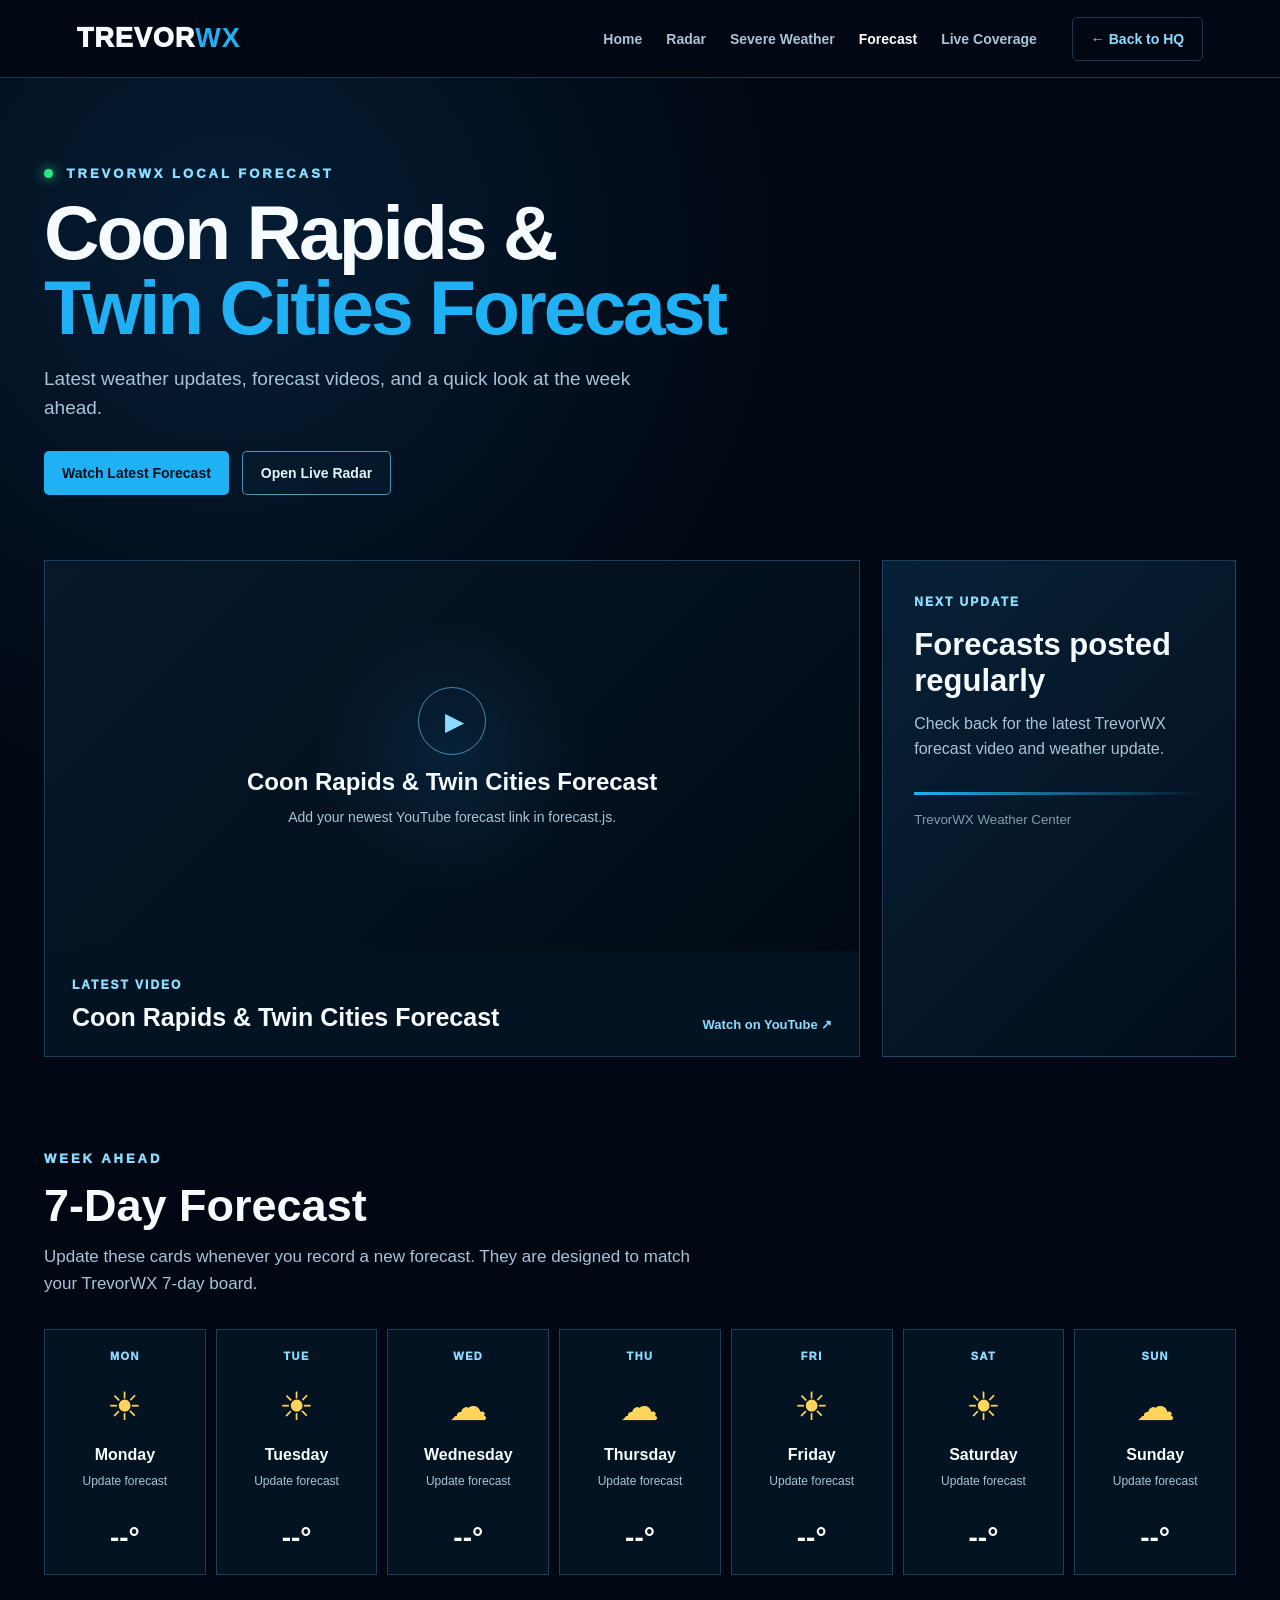
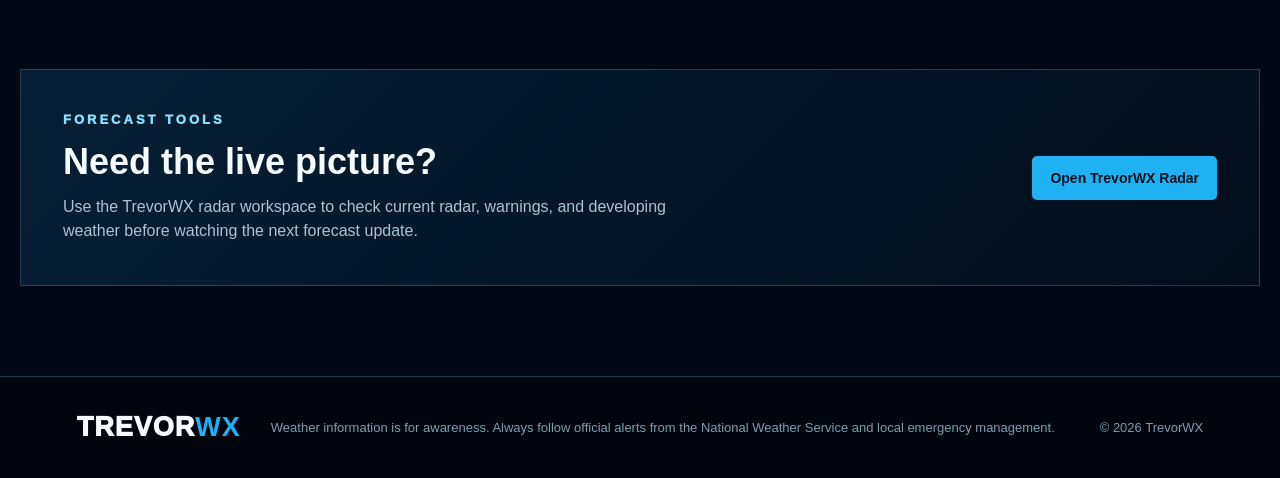
<file: forecast.html>
<!doctype html>
<html lang="en">
<head>
  <meta charset="UTF-8">
  <meta name="viewport" content="width=device-width, initial-scale=1.0">
  <title>TrevorWX | Forecast</title>
  <link rel="stylesheet" href="forecast.css">
</head>
<body>
  <header class="topbar">
    <a class="logo" href="index.html"><span>TREVOR</span><b>WX</b></a>
    <nav>
      <a href="index.html">Home</a>
      <a href="radar.html">Radar</a>
      <a href="index.html#severe">Severe Weather</a>
      <a class="active" href="forecast.html">Forecast</a>
      <a href="live.html">Live Coverage</a>
    </nav>
    <a class="home-button" href="index.html">← Back to HQ</a>
  </header>

  <main>
    <section class="hero">
      <p class="eyebrow"><span class="status-dot"></span> TREVORWX LOCAL FORECAST</p>
      <h1>Coon Rapids &<br><span>Twin Cities Forecast</span></h1>
      <p>Latest weather updates, forecast videos, and a quick look at the week ahead.</p>
      <div class="hero-buttons">
        <a class="button primary" href="#" id="latestVideoButton">Watch Latest Forecast</a>
        <a class="button secondary" href="radar.html">Open Live Radar</a>
      </div>
    </section>

    <section class="latest-grid">
      <div class="video-card">
        <div class="video-placeholder">
          <div class="play-icon">▶</div>
          <strong id="videoTitle">Latest TrevorWX Forecast</strong>
          <span id="videoText">Add your newest YouTube forecast link in forecast.js.</span>
        </div>
        <div class="video-footer">
          <div>
            <span class="panel-label">LATEST VIDEO</span>
            <h2 id="latestTitle">Coon Rapids & Twin Cities Forecast</h2>
          </div>
          <a href="#" id="videoTextLink">Watch on YouTube ↗</a>
        </div>
      </div>

      <aside class="update-card">
        <span class="panel-label">NEXT UPDATE</span>
        <h2 id="nextUpdate">Forecasts posted regularly</h2>
        <p id="forecastHeadline">Check back for the latest TrevorWX forecast video and weather update.</p>
        <div class="line"></div>
        <small id="forecastUpdated">TrevorWX Weather Center</small>
      </aside>
    </section>

    <section class="week-section">
      <div class="section-heading">
        <p class="eyebrow">WEEK AHEAD</p>
        <h2>7-Day Forecast</h2>
        <p>Update these cards whenever you record a new forecast. They are designed to match your TrevorWX 7-day board.</p>
      </div>

      <div class="forecast-grid" id="forecastGrid">
        <article><span>MON</span><div class="weather-icon">☀</div><strong>Monday</strong><p>Update forecast</p><b>--°</b></article>
        <article><span>TUE</span><div class="weather-icon">☀</div><strong>Tuesday</strong><p>Update forecast</p><b>--°</b></article>
        <article><span>WED</span><div class="weather-icon">☁</div><strong>Wednesday</strong><p>Update forecast</p><b>--°</b></article>
        <article><span>THU</span><div class="weather-icon">☁</div><strong>Thursday</strong><p>Update forecast</p><b>--°</b></article>
        <article><span>FRI</span><div class="weather-icon">☀</div><strong>Friday</strong><p>Update forecast</p><b>--°</b></article>
        <article><span>SAT</span><div class="weather-icon">☀</div><strong>Saturday</strong><p>Update forecast</p><b>--°</b></article>
        <article><span>SUN</span><div class="weather-icon">☁</div><strong>Sunday</strong><p>Update forecast</p><b>--°</b></article>
      </div>
    </section>

    <section class="forecast-tools">
      <div>
        <p class="eyebrow">FORECAST TOOLS</p>
        <h2>Need the live picture?</h2>
        <p>Use the TrevorWX radar workspace to check current radar, warnings, and developing weather before watching the next forecast update.</p>
      </div>
      <a class="button primary" href="radar.html">Open TrevorWX Radar</a>
    </section>
  </main>

  <footer>
    <div class="logo"><span>TREVOR</span><b>WX</b></div>
    <p>Weather information is for awareness. Always follow official alerts from the National Weather Service and local emergency management.</p>
    <span>© <span id="year"></span> TrevorWX</span>
  </footer>

  <script src="forecast.js"></script>
</body>
</html>
</file>
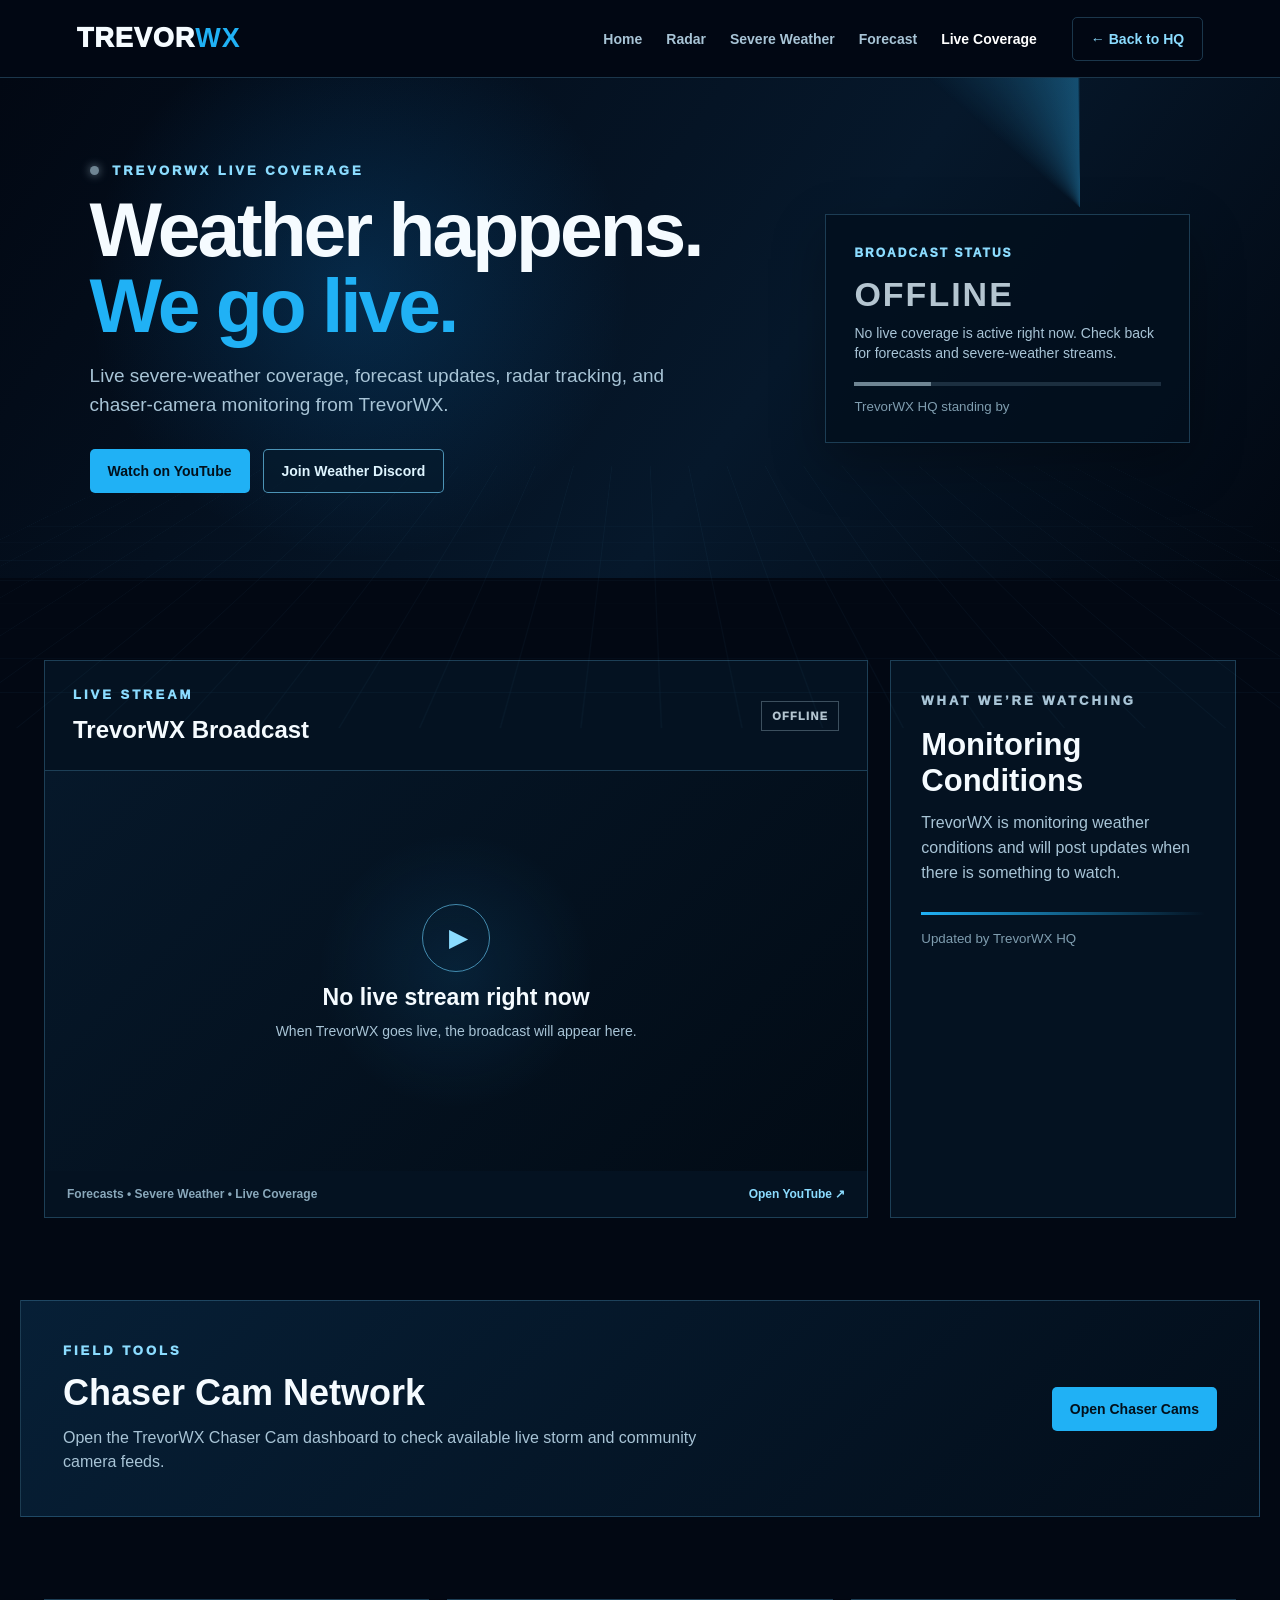
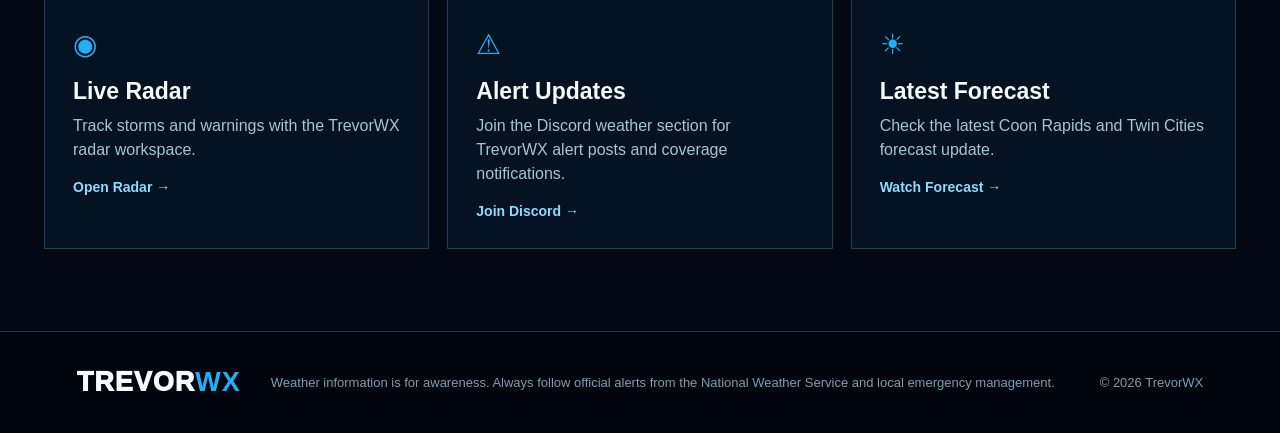
<file: live.html>
<!doctype html>
<html lang="en">
<head>
  <meta charset="UTF-8">
  <meta name="viewport" content="width=device-width, initial-scale=1.0">
  <title>TrevorWX | Live Coverage</title>
  <link rel="stylesheet" href="live.css">
</head>
<body>
  <header class="topbar">
    <a class="logo" href="index.html"><span>TREVOR</span><b>WX</b></a>

    <nav>
      <a href="index.html">Home</a>
      <a href="radar.html">Radar</a>
      <a href="index.html#severe">Severe Weather</a>
      <a href="index.html#forecast">Forecast</a>
      <a class="active" href="live.html">Live Coverage</a>
    </nav>

    <a class="home-button" href="index.html">← Back to HQ</a>
  </header>

  <main>
    <section class="hero">
      <div class="grid"></div>
      <div class="sweep"></div>

      <div class="hero-copy">
        <p class="eyebrow"><span class="live-dot"></span> TREVORWX LIVE COVERAGE</p>
        <h1>Weather happens.<br><span>We go live.</span></h1>
        <p>Live severe-weather coverage, forecast updates, radar tracking, and chaser-camera monitoring from TrevorWX.</p>

        <div class="hero-buttons">
          <a class="button primary" href="#" id="watchButton">Watch on YouTube</a>
          <a class="button secondary" href="#" id="discordButton">Join Weather Discord</a>
        </div>
      </div>

      <div class="live-status-card">
        <span class="panel-label">BROADCAST STATUS</span>
        <strong id="liveStatus">OFFLINE</strong>
        <p id="liveMessage">No live coverage is active right now. Check back for forecasts and severe-weather streams.</p>
        <div class="status-bar"><span id="statusBar"></span></div>
        <small id="statusTime">TrevorWX HQ standing by</small>
      </div>
    </section>

    <section class="coverage-grid">
      <section class="stream-panel">
        <div class="section-top">
          <div>
            <p class="eyebrow">LIVE STREAM</p>
            <h2>TrevorWX Broadcast</h2>
          </div>
          <span class="stream-badge" id="streamBadge">OFFLINE</span>
        </div>

        <div class="video-placeholder" id="videoArea">
          <div class="play-icon">▶</div>
          <strong id="videoTitle">No live stream right now</strong>
          <span id="videoText">When TrevorWX goes live, the broadcast will appear here.</span>
        </div>

        <div class="stream-footer">
          <span>Forecasts • Severe Weather • Live Coverage</span>
          <a href="#" id="youtubeTextLink">Open YouTube ↗</a>
        </div>
      </section>

      <aside class="watching-panel">
        <p class="eyebrow">WHAT WE’RE WATCHING</p>
        <h2 id="watchingTitle">Monitoring Conditions</h2>
        <p id="watchingText">TrevorWX is monitoring weather conditions and will post updates when there is something to watch.</p>
        <div class="watching-line"></div>
        <small id="watchingUpdated">Updated by TrevorWX HQ</small>
      </aside>
    </section>

    <section class="tools-section">
      <div>
        <p class="eyebrow">FIELD TOOLS</p>
        <h2>Chaser Cam Network</h2>
        <p>Open the TrevorWX Chaser Cam dashboard to check available live storm and community camera feeds.</p>
      </div>
      <a class="button primary" href="#" id="chaserButton">Open Chaser Cams</a>
    </section>

    <section class="info-grid">
      <article>
        <span class="info-icon">◉</span>
        <h3>Live Radar</h3>
        <p>Track storms and warnings with the TrevorWX radar workspace.</p>
        <a href="radar.html">Open Radar →</a>
      </article>

      <article>
        <span class="info-icon">⚠</span>
        <h3>Alert Updates</h3>
        <p>Join the Discord weather section for TrevorWX alert posts and coverage notifications.</p>
        <a href="#" id="discordTextLink">Join Discord →</a>
      </article>

      <article>
        <span class="info-icon">☀</span>
        <h3>Latest Forecast</h3>
        <p>Check the latest Coon Rapids and Twin Cities forecast update.</p>
        <a href="#" id="forecastButton">Watch Forecast →</a>
      </article>
    </section>
  </main>

  <footer>
    <div class="logo"><span>TREVOR</span><b>WX</b></div>
    <p>Weather information is for awareness. Always follow official alerts from the National Weather Service and local emergency management.</p>
    <span>© <span id="year"></span> TrevorWX</span>
  </footer>

  <script src="live.js"></script>
</body>
</html>
</file>
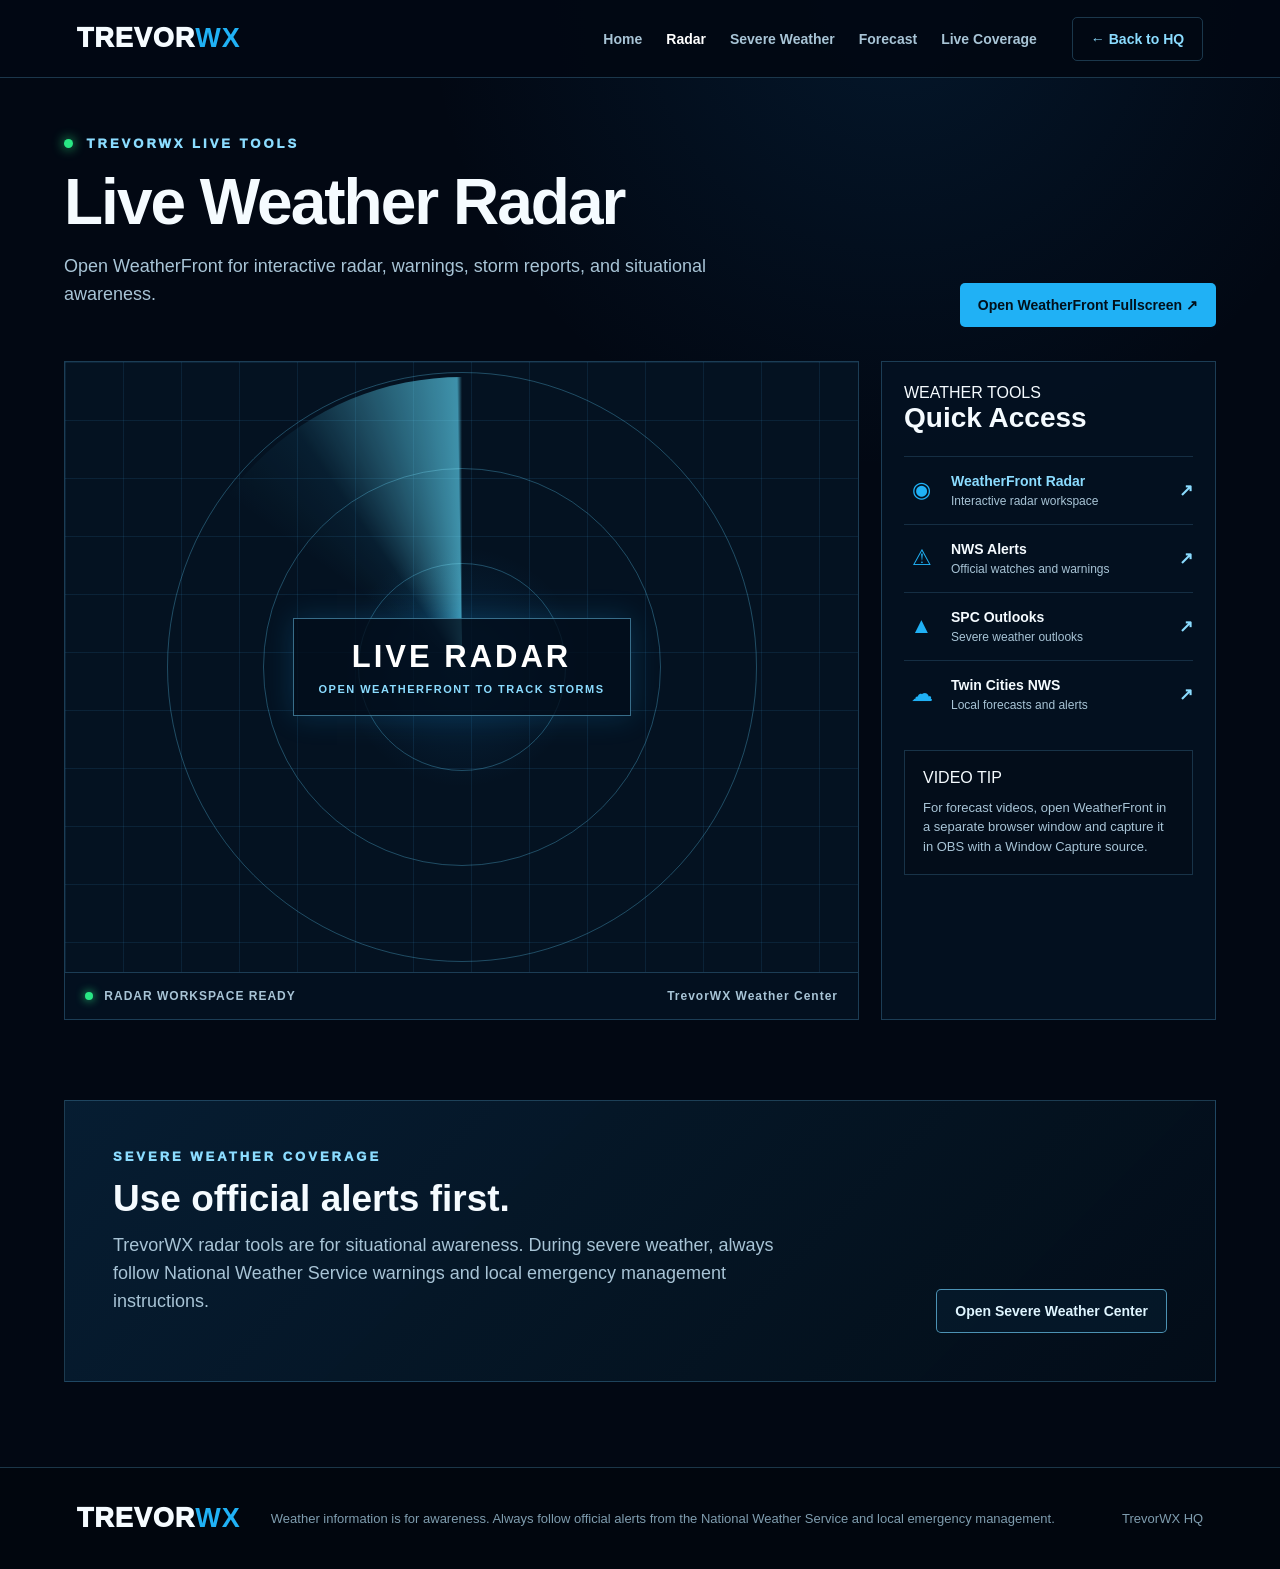
<file: radar.html>
<!doctype html>
<html lang="en">
<head>
  <meta charset="UTF-8">
  <meta name="viewport" content="width=device-width, initial-scale=1.0">
  <title>TrevorWX | Live Radar</title>
  <link rel="stylesheet" href="radar.css">
</head>
<body>
  <header class="topbar">
    <a class="logo" href="index.html"><span>TREVOR</span><b>WX</b></a>

    <nav>
      <a href="index.html">Home</a>
      <a class="active" href="radar.html">Radar</a>
      <a href="index.html#severe">Severe Weather</a>
      <a href="index.html#forecast">Forecast</a>
      <a href="index.html#live">Live Coverage</a>
    </nav>

    <a class="home-button" href="index.html">← Back to HQ</a>
  </header>

  <main>
    <section class="radar-header">
      <div>
        <p class="eyebrow"><span class="status-dot"></span> TREVORWX LIVE TOOLS</p>
        <h1>Live Weather Radar</h1>
        <p>Open WeatherFront for interactive radar, warnings, storm reports, and situational awareness.</p>
      </div>

      <a class="button primary" href="https://app.weatherfront.com/" target="_blank" rel="noopener">
        Open WeatherFront Fullscreen ↗
      </a>
    </section>

    <section class="radar-workspace">
      <div class="radar-main">
        <div class="radar-placeholder">
          <div class="rings"></div>
          <div class="sweep"></div>
          <div class="center-label">
            <strong>LIVE RADAR</strong>
            <span>OPEN WEATHERFRONT TO TRACK STORMS</span>
          </div>
        </div>

        <div class="workspace-footer">
          <span><i></i> RADAR WORKSPACE READY</span>
          <span>TrevorWX Weather Center</span>
        </div>
      </div>

      <aside class="tool-panel">
        <div class="tool-heading">
          <span class="panel-label">WEATHER TOOLS</span>
          <h2>Quick Access</h2>
        </div>

        <a class="tool-link primary-tool" href="https://app.weatherfront.com/" target="_blank" rel="noopener">
          <span class="tool-icon">◉</span>
          <div>
            <strong>WeatherFront Radar</strong>
            <small>Interactive radar workspace</small>
          </div>
          <b>↗</b>
        </a>

        <a class="tool-link" href="https://www.weather.gov/" target="_blank" rel="noopener">
          <span class="tool-icon">⚠</span>
          <div>
            <strong>NWS Alerts</strong>
            <small>Official watches and warnings</small>
          </div>
          <b>↗</b>
        </a>

        <a class="tool-link" href="https://www.spc.noaa.gov/" target="_blank" rel="noopener">
          <span class="tool-icon">▲</span>
          <div>
            <strong>SPC Outlooks</strong>
            <small>Severe weather outlooks</small>
          </div>
          <b>↗</b>
        </a>

        <a class="tool-link" href="https://www.weather.gov/mpx/" target="_blank" rel="noopener">
          <span class="tool-icon">☁</span>
          <div>
            <strong>Twin Cities NWS</strong>
            <small>Local forecasts and alerts</small>
          </div>
          <b>↗</b>
        </a>

        <div class="recording-note">
          <span class="panel-label">VIDEO TIP</span>
          <p>For forecast videos, open WeatherFront in a separate browser window and capture it in OBS with a Window Capture source.</p>
        </div>
      </aside>
    </section>

    <section class="bottom-section">
      <div>
        <p class="eyebrow">SEVERE WEATHER COVERAGE</p>
        <h2>Use official alerts first.</h2>
        <p>TrevorWX radar tools are for situational awareness. During severe weather, always follow National Weather Service warnings and local emergency management instructions.</p>
      </div>

      <a class="button secondary" href="index.html#severe">Open Severe Weather Center</a>
    </section>
  </main>

  <footer>
    <div class="logo"><span>TREVOR</span><b>WX</b></div>
    <p>Weather information is for awareness. Always follow official alerts from the National Weather Service and local emergency management.</p>
    <span>TrevorWX HQ</span>
  </footer>
</body>
</html>
</file>
<file: forecast.css>
:root {
  --bg: #020813;
  --blue: #20b1f5;
  --light-blue: #8bdcff;
  --text: #f5fbff;
  --muted: #a8c4d6;
  --line: rgba(110, 204, 255, .24);
}

* { box-sizing: border-box; }

body {
  margin: 0;
  color: var(--text);
  background:
    radial-gradient(circle at 18% 12%, rgba(19, 124, 205, .18), transparent 26%),
    var(--bg);
  font-family: Arial, Helvetica, sans-serif;
}

a { color: inherit; text-decoration: none; }

.topbar {
  min-height: 78px;
  display: flex;
  align-items: center;
  gap: 35px;
  padding: 0 6%;
  border-bottom: 1px solid var(--line);
  background: rgba(2, 8, 19, .96);
}

.logo {
  font-size: 27px;
  font-weight: 1000;
  letter-spacing: 1px;
  white-space: nowrap;
}

.logo b { color: var(--blue); }

nav {
  display: flex;
  gap: 24px;
  margin-left: auto;
}

nav a {
  color: var(--muted);
  font-size: 14px;
  font-weight: 800;
}

nav a:hover,
nav a.active { color: #fff; }

.home-button,
.button {
  display: inline-flex;
  align-items: center;
  justify-content: center;
  min-height: 44px;
  padding: 0 18px;
  border-radius: 5px;
  font-size: 14px;
  font-weight: 900;
}

.home-button {
  border: 1px solid var(--line);
  color: var(--light-blue);
}

.button.primary {
  background: var(--blue);
  color: #02101b;
}

.button.secondary {
  border: 1px solid rgba(116, 213, 255, .65);
  background: rgba(6, 28, 46, .7);
  color: #dff5ff;
}

.hero,
.latest-grid,
.week-section,
.forecast-tools {
  max-width: 1240px;
  margin-left: auto;
  margin-right: auto;
}

.hero {
  padding: 88px 24px 65px;
}

.eyebrow {
  margin: 0 0 14px;
  color: var(--light-blue);
  font-size: 13px;
  font-weight: 1000;
  letter-spacing: 3px;
}

.status-dot {
  display: inline-block;
  width: 9px;
  height: 9px;
  margin-right: 7px;
  border-radius: 50%;
  background: #29e784;
  box-shadow: 0 0 12px #29e784;
}

h1, h2, h3, p { margin-top: 0; }

h1 {
  margin-bottom: 18px;
  font-size: clamp(48px, 6vw, 78px);
  line-height: .98;
  letter-spacing: -3px;
}

h1 span { color: var(--blue); }

.hero > p:not(.eyebrow) {
  max-width: 620px;
  color: var(--muted);
  font-size: 19px;
  line-height: 1.55;
}

.hero-buttons {
  display: flex;
  flex-wrap: wrap;
  gap: 13px;
  margin-top: 29px;
}

.latest-grid {
  display: grid;
  grid-template-columns: minmax(0, 1.5fr) minmax(280px, .65fr);
  gap: 22px;
  padding: 0 24px;
}

.video-card,
.update-card,
.forecast-grid article,
.forecast-tools {
  border: 1px solid var(--line);
  background: rgba(5, 20, 36, .9);
}

.video-placeholder {
  min-height: 390px;
  display: grid;
  place-content: center;
  justify-items: center;
  gap: 13px;
  padding: 35px;
  text-align: center;
  background:
    radial-gradient(circle at 50% 50%, rgba(22, 138, 214, .13), transparent 30%),
    linear-gradient(135deg, #06182a, #020b15);
}

.play-icon {
  display: grid;
  place-items: center;
  width: 68px;
  height: 68px;
  padding-left: 4px;
  border: 1px solid rgba(107, 210, 255, .6);
  border-radius: 50%;
  color: var(--light-blue);
  font-size: 25px;
}

.video-placeholder strong { font-size: 24px; }

.video-placeholder span {
  color: var(--muted);
  font-size: 14px;
}

.video-footer {
  display: flex;
  justify-content: space-between;
  gap: 20px;
  align-items: end;
  padding: 24px 27px;
}

.panel-label {
  color: var(--light-blue);
  font-size: 12px;
  font-weight: 1000;
  letter-spacing: 2px;
}

.video-footer h2 {
  margin: 10px 0 0;
  font-size: 25px;
}

.video-footer a {
  color: var(--light-blue);
  font-size: 13px;
  font-weight: 900;
  white-space: nowrap;
}

.update-card {
  padding: 31px;
  background: linear-gradient(135deg, rgba(8, 34, 57, .96), rgba(3, 14, 26, .96));
}

.update-card h2 {
  margin: 17px 0 13px;
  font-size: 31px;
}

.update-card p {
  color: var(--muted);
  line-height: 1.55;
}

.line {
  height: 3px;
  margin: 30px 0 15px;
  background: linear-gradient(90deg, var(--blue), transparent);
}

.update-card small { color: #7f9daf; }

.week-section {
  padding: 94px 24px;
}

.section-heading {
  max-width: 670px;
  margin-bottom: 32px;
}

.section-heading h2 {
  margin-bottom: 12px;
  font-size: 45px;
}

.section-heading > p:last-child {
  color: var(--muted);
  font-size: 17px;
  line-height: 1.55;
}

.forecast-grid {
  display: grid;
  grid-template-columns: repeat(7, 1fr);
  gap: 10px;
}

.forecast-grid article {
  min-height: 230px;
  display: flex;
  flex-direction: column;
  align-items: center;
  padding: 20px 12px;
  text-align: center;
}

.forecast-grid article > span {
  color: var(--light-blue);
  font-size: 11px;
  font-weight: 1000;
  letter-spacing: 1.4px;
}

.weather-icon {
  margin: 22px 0 17px;
  color: #ffd45c;
  font-size: 39px;
}

.forecast-grid strong { font-size: 16px; }

.forecast-grid p {
  min-height: 35px;
  margin: 9px 0 14px;
  color: var(--muted);
  font-size: 12px;
  line-height: 1.35;
}

.forecast-grid b {
  margin-top: auto;
  color: #fff;
  font-size: 28px;
}

.forecast-tools {
  display: flex;
  justify-content: space-between;
  gap: 35px;
  align-items: center;
  margin-bottom: 90px;
  padding: 42px;
  background: linear-gradient(135deg, rgba(7, 33, 56, .95), rgba(3, 14, 26, .95));
}

.forecast-tools h2 {
  margin: 12px 0;
  font-size: 36px;
}

.forecast-tools p:not(.eyebrow) {
  max-width: 650px;
  margin-bottom: 0;
  color: var(--muted);
  line-height: 1.5;
}

footer {
  display: grid;
  grid-template-columns: auto 1fr auto;
  gap: 30px;
  align-items: center;
  padding: 35px 6%;
  border-top: 1px solid var(--line);
  background: #01060e;
}

footer p {
  margin: 0;
  color: #7f9daf;
  font-size: 13px;
  line-height: 1.5;
}

footer > span {
  color: #7f9daf;
  font-size: 13px;
  white-space: nowrap;
}

@media (max-width: 1050px) {
  .forecast-grid { grid-template-columns: repeat(4, 1fr); }
}

@media (max-width: 850px) {
  nav { display: none; }
  .home-button { margin-left: auto; }
  .latest-grid { grid-template-columns: 1fr; }
  .forecast-tools { margin-left: 20px; margin-right: 20px; }
}

@media (max-width: 650px) {
  .topbar { min-height: 68px; padding: 0 20px; }
  .logo { font-size: 23px; }
  .hero { padding: 65px 20px 48px; }
  .latest-grid { padding: 0 20px; }
  .week-section { padding: 65px 20px; }
  .forecast-grid { grid-template-columns: repeat(2, 1fr); }
  .video-footer,
  .forecast-tools {
    align-items: start;
    flex-direction: column;
  }
  .forecast-tools { padding: 28px; margin-bottom: 60px; }
  footer { grid-template-columns: 1fr; gap: 15px; }
}
</file>
<file: live.css>
:root {
  --bg: #020813;
  --panel: #071728;
  --blue: #20b1f5;
  --light-blue: #8bdcff;
  --text: #f5fbff;
  --muted: #a8c4d6;
  --line: rgba(110, 204, 255, .24);
  --green: #29e784;
}

* { box-sizing: border-box; }

body {
  margin: 0;
  color: var(--text);
  background: var(--bg);
  font-family: Arial, Helvetica, sans-serif;
}

a { color: inherit; text-decoration: none; }

.topbar {
  min-height: 78px;
  display: flex;
  align-items: center;
  gap: 35px;
  padding: 0 6%;
  border-bottom: 1px solid var(--line);
  background: rgba(2, 8, 19, .96);
}

.logo {
  font-size: 27px;
  font-weight: 1000;
  letter-spacing: 1px;
  white-space: nowrap;
}

.logo b { color: var(--blue); }

nav {
  display: flex;
  gap: 24px;
  margin-left: auto;
}

nav a {
  color: var(--muted);
  font-size: 14px;
  font-weight: 800;
}

nav a:hover,
nav a.active { color: #fff; }

.home-button,
.button {
  display: inline-flex;
  align-items: center;
  justify-content: center;
  min-height: 44px;
  padding: 0 18px;
  border-radius: 5px;
  font-size: 14px;
  font-weight: 900;
}

.home-button {
  border: 1px solid var(--line);
  color: var(--light-blue);
}

.button.primary {
  background: var(--blue);
  color: #02101b;
}

.button.secondary {
  border: 1px solid rgba(116, 213, 255, .65);
  background: rgba(6, 28, 46, .7);
  color: #dff5ff;
}

main { overflow: hidden; }

.hero {
  position: relative;
  min-height: 500px;
  display: flex;
  align-items: center;
  justify-content: space-between;
  gap: 70px;
  padding: 85px max(7%, calc((100% - 1240px) / 2));
  background:
    radial-gradient(circle at 28% 42%, rgba(12, 124, 207, .24), transparent 28%),
    linear-gradient(125deg, #020813, #06182b 60%, #020812);
}

.grid {
  position: absolute;
  inset: -150px;
  opacity: .27;
  background-image:
    linear-gradient(rgba(73, 184, 246, .14) 1px, transparent 1px),
    linear-gradient(90deg, rgba(73, 184, 246, .14) 1px, transparent 1px);
  background-size: 62px 62px;
  transform: perspective(800px) rotateX(58deg) scale(1.3);
  transform-origin: center bottom;
}

.sweep {
  position: absolute;
  right: -160px;
  top: -230px;
  width: 720px;
  height: 720px;
  border-radius: 50%;
  background: conic-gradient(transparent 0 310deg, rgba(51, 189, 255, .34) 359deg, transparent 360deg);
  animation: sweep 7s linear infinite;
}

.hero-copy,
.live-status-card { position: relative; z-index: 1; }

.hero-copy { max-width: 680px; }

.eyebrow {
  margin: 0 0 14px;
  color: var(--light-blue);
  font-size: 13px;
  font-weight: 1000;
  letter-spacing: 3px;
}

.live-dot {
  display: inline-block;
  width: 9px;
  height: 9px;
  margin-right: 7px;
  border-radius: 50%;
  background: #6f8593;
  box-shadow: 0 0 10px #6f8593;
}

h1, h2, h3, p { margin-top: 0; }

h1 {
  margin-bottom: 18px;
  font-size: clamp(48px, 6vw, 78px);
  line-height: .98;
  letter-spacing: -3px;
}

h1 span { color: var(--blue); }

.hero-copy > p:not(.eyebrow) {
  max-width: 590px;
  color: var(--muted);
  font-size: 19px;
  line-height: 1.55;
}

.hero-buttons {
  display: flex;
  flex-wrap: wrap;
  gap: 13px;
  margin-top: 29px;
}

.live-status-card {
  width: min(365px, 100%);
  padding: 28px;
  border: 1px solid var(--line);
  background: rgba(3, 16, 30, .85);
  box-shadow: 0 20px 50px rgba(0, 0, 0, .28);
}

.panel-label {
  color: var(--light-blue);
  font-size: 12px;
  font-weight: 1000;
  letter-spacing: 2px;
}

.live-status-card strong {
  display: block;
  margin: 14px 0 9px;
  color: #b4c5d0;
  font-size: 34px;
  letter-spacing: 2px;
}

.live-status-card p {
  min-height: 45px;
  color: var(--muted);
  font-size: 14px;
  line-height: 1.45;
}

.status-bar {
  height: 4px;
  overflow: hidden;
  background: rgba(130, 173, 199, .2);
}

.status-bar span {
  display: block;
  width: 25%;
  height: 100%;
  background: #6f8593;
}

.live-status-card small {
  display: block;
  margin-top: 13px;
  color: #7f9daf;
}

.coverage-grid,
.tools-section,
.info-grid {
  max-width: 1240px;
  margin-left: auto;
  margin-right: auto;
}

.coverage-grid {
  display: grid;
  grid-template-columns: minmax(0, 1.55fr) minmax(280px, .65fr);
  gap: 22px;
  padding: 82px 24px 0;
}

.stream-panel,
.watching-panel,
.tools-section,
.info-grid article {
  border: 1px solid var(--line);
  background: rgba(5, 20, 36, .88);
}

.section-top {
  display: flex;
  justify-content: space-between;
  gap: 20px;
  align-items: center;
  padding: 26px 28px;
  border-bottom: 1px solid var(--line);
}

.section-top h2,
.watching-panel h2,
.tools-section h2 { margin-bottom: 0; }

.stream-badge {
  padding: 8px 10px;
  border: 1px solid rgba(139, 165, 180, .42);
  color: #b4c5d0;
  font-size: 11px;
  font-weight: 1000;
  letter-spacing: 1.3px;
}

.video-placeholder {
  min-height: 400px;
  display: grid;
  place-content: center;
  justify-items: center;
  gap: 12px;
  padding: 35px;
  text-align: center;
  background:
    radial-gradient(circle at 50% 50%, rgba(22, 138, 214, .13), transparent 30%),
    linear-gradient(135deg, #06182a, #020b15);
}

.play-icon {
  display: grid;
  place-items: center;
  width: 68px;
  height: 68px;
  padding-left: 4px;
  border: 1px solid rgba(107, 210, 255, .6);
  border-radius: 50%;
  color: var(--light-blue);
  font-size: 25px;
}

.video-placeholder strong { font-size: 23px; }

.video-placeholder span {
  color: var(--muted);
  font-size: 14px;
}

.stream-footer {
  display: flex;
  justify-content: space-between;
  gap: 20px;
  padding: 16px 22px;
  color: #89a8bb;
  font-size: 12px;
  font-weight: 800;
}

.stream-footer a { color: var(--light-blue); }

.watching-panel { padding: 30px; }

.watching-panel h2 {
  margin: 16px 0 12px;
  font-size: 31px;
}

.watching-panel p {
  color: var(--muted);
  line-height: 1.55;
}

.watching-line {
  width: 100%;
  height: 3px;
  margin: 26px 0 14px;
  background: linear-gradient(90deg, var(--blue), transparent);
}

.watching-panel small { color: #7f9daf; }

.tools-section {
  display: flex;
  justify-content: space-between;
  gap: 35px;
  align-items: center;
  margin-top: 82px;
  padding: 42px;
  background: linear-gradient(135deg, rgba(7, 33, 56, .95), rgba(3, 14, 26, .95));
}

.tools-section h2 {
  margin: 12px 0;
  font-size: 36px;
}

.tools-section p:not(.eyebrow) {
  max-width: 660px;
  margin-bottom: 0;
  color: var(--muted);
  line-height: 1.5;
}

.info-grid {
  display: grid;
  grid-template-columns: repeat(3, 1fr);
  gap: 18px;
  padding: 82px 24px;
}

.info-grid article { padding: 28px; }

.info-icon {
  color: var(--blue);
  font-size: 28px;
}

.info-grid h3 {
  margin: 17px 0 9px;
  font-size: 23px;
}

.info-grid p {
  color: var(--muted);
  line-height: 1.5;
}

.info-grid a {
  color: var(--light-blue);
  font-size: 14px;
  font-weight: 900;
}

footer {
  display: grid;
  grid-template-columns: auto 1fr auto;
  gap: 30px;
  align-items: center;
  padding: 35px 6%;
  border-top: 1px solid var(--line);
  background: #01060e;
}

footer p {
  margin: 0;
  color: #7f9daf;
  font-size: 13px;
  line-height: 1.5;
}

footer > span {
  color: #7f9daf;
  font-size: 13px;
  white-space: nowrap;
}

@keyframes sweep {
  to { transform: rotate(360deg); }
}

@media (max-width: 950px) {
  nav { display: none; }
  .home-button { margin-left: auto; }
  .hero { align-items: start; flex-direction: column; }
  .coverage-grid { grid-template-columns: 1fr; }
  .info-grid { grid-template-columns: 1fr; }
}

@media (max-width: 650px) {
  .topbar { min-height: 68px; padding: 0 20px; }
  .logo { font-size: 23px; }
  .hero { padding: 70px 24px; }
  .tools-section { align-items: start; flex-direction: column; margin: 55px 20px 0; padding: 28px; }
  .coverage-grid { padding: 55px 20px 0; }
  .info-grid { padding: 55px 20px; }
  .video-placeholder { min-height: 280px; }
  footer { grid-template-columns: 1fr; gap: 15px; }
}
</file>
<file: radar.css>
:root {
  --bg: #020813;
  --panel: #071728;
  --panel2: #0a2138;
  --blue: #20b1f5;
  --light-blue: #8bdcff;
  --text: #f5fbff;
  --muted: #a8c4d6;
  --line: rgba(110, 204, 255, .24);
}

* { box-sizing: border-box; }

body {
  margin: 0;
  color: var(--text);
  background:
    radial-gradient(circle at 70% 0%, rgba(16, 113, 186, .14), transparent 26%),
    var(--bg);
  font-family: Arial, Helvetica, sans-serif;
}

a { color: inherit; text-decoration: none; }

.topbar {
  min-height: 78px;
  display: flex;
  align-items: center;
  gap: 35px;
  padding: 0 6%;
  border-bottom: 1px solid var(--line);
  background: rgba(2, 8, 19, .96);
}

.logo {
  font-size: 27px;
  font-weight: 1000;
  letter-spacing: 1px;
  white-space: nowrap;
}

.logo b { color: var(--blue); }

nav {
  display: flex;
  gap: 24px;
  margin-left: auto;
}

nav a {
  color: var(--muted);
  font-size: 14px;
  font-weight: 800;
}

nav a:hover,
nav a.active { color: #fff; }

.home-button,
.button {
  display: inline-flex;
  align-items: center;
  justify-content: center;
  min-height: 44px;
  padding: 0 18px;
  border-radius: 5px;
  font-size: 14px;
  font-weight: 900;
}

.home-button {
  border: 1px solid var(--line);
  color: var(--light-blue);
}

.button.primary {
  background: var(--blue);
  color: #02101b;
}

.button.secondary {
  border: 1px solid rgba(116, 213, 255, .65);
  background: rgba(6, 28, 46, .7);
  color: #dff5ff;
}

main {
  max-width: 1440px;
  margin: 0 auto;
  padding: 58px 5% 85px;
}

.radar-header {
  display: flex;
  justify-content: space-between;
  gap: 35px;
  align-items: end;
  margin-bottom: 34px;
}

.eyebrow {
  margin: 0 0 14px;
  color: var(--light-blue);
  font-size: 13px;
  font-weight: 1000;
  letter-spacing: 3px;
}

.status-dot {
  display: inline-block;
  width: 9px;
  height: 9px;
  margin-right: 7px;
  border-radius: 50%;
  background: #29e784;
  box-shadow: 0 0 12px #29e784;
}

h1, h2, p { margin-top: 0; }

h1 {
  margin-bottom: 14px;
  font-size: clamp(42px, 5vw, 68px);
  letter-spacing: -2px;
}

.radar-header p:not(.eyebrow),
.bottom-section p:not(.eyebrow) {
  max-width: 680px;
  color: var(--muted);
  font-size: 18px;
  line-height: 1.55;
}

.radar-workspace {
  display: grid;
  grid-template-columns: minmax(0, 1fr) 335px;
  gap: 22px;
}

.radar-main,
.tool-panel {
  border: 1px solid var(--line);
  background: rgba(4, 18, 33, .88);
}

.radar-main { overflow: hidden; }

.radar-placeholder {
  position: relative;
  min-height: 610px;
  overflow: hidden;
  display: grid;
  place-items: center;
  background:
    radial-gradient(circle at 50% 50%, rgba(19, 139, 220, .16), transparent 24%),
    linear-gradient(rgba(64, 181, 246, .10) 1px, transparent 1px),
    linear-gradient(90deg, rgba(64, 181, 246, .10) 1px, transparent 1px),
    #041221;
  background-size: auto, 58px 58px, 58px 58px, auto;
}

.rings,
.rings::before,
.rings::after {
  position: absolute;
  content: "";
  border: 1px solid rgba(96, 211, 255, .3);
  border-radius: 50%;
}

.rings {
  width: 590px;
  height: 590px;
}

.rings::before { inset: 95px; }
.rings::after { inset: 190px; }

.sweep {
  position: absolute;
  width: 580px;
  height: 580px;
  border-radius: 50%;
  background: conic-gradient(
    transparent 0deg,
    transparent 306deg,
    rgba(47, 192, 255, .07) 325deg,
    rgba(96, 221, 255, .62) 359deg,
    transparent 360deg
  );
  animation: sweep 6s linear infinite;
  mix-blend-mode: screen;
}

.center-label {
  position: relative;
  z-index: 2;
  display: grid;
  gap: 8px;
  padding: 20px 25px;
  border: 1px solid rgba(116, 213, 255, .48);
  background: rgba(2, 14, 27, .78);
  text-align: center;
  box-shadow: 0 0 28px rgba(27, 166, 238, .2);
}

.center-label strong {
  color: #fff;
  font-size: 31px;
  letter-spacing: 3px;
}

.center-label span {
  color: var(--light-blue);
  font-size: 11px;
  font-weight: 900;
  letter-spacing: 1.5px;
}

.workspace-footer {
  display: flex;
  justify-content: space-between;
  gap: 15px;
  padding: 16px 20px;
  border-top: 1px solid var(--line);
  color: #a8c4d6;
  font-size: 12px;
  font-weight: 900;
  letter-spacing: 1px;
}

.workspace-footer i {
  display: inline-block;
  width: 8px;
  height: 8px;
  margin-right: 7px;
  border-radius: 50%;
  background: #29e784;
  box-shadow: 0 0 10px #29e784;
}

.tool-panel { padding: 22px; }

.tool-heading h2 {
  margin-bottom: 22px;
  font-size: 28px;
}

.tool-link {
  display: grid;
  grid-template-columns: 35px 1fr auto;
  gap: 12px;
  align-items: center;
  padding: 16px 0;
  border-top: 1px solid rgba(110, 204, 255, .16);
}

.tool-link:hover { background: rgba(30, 155, 225, .08); }

.tool-icon {
  color: var(--blue);
  font-size: 22px;
  text-align: center;
}

.tool-link strong,
.tool-link small { display: block; }

.tool-link strong { font-size: 14px; }

.tool-link small {
  margin-top: 5px;
  color: var(--muted);
  font-size: 12px;
}

.tool-link b {
  color: var(--light-blue);
  font-size: 17px;
}

.primary-tool strong { color: var(--light-blue); }

.recording-note {
  margin-top: 22px;
  padding: 18px;
  border: 1px solid rgba(110, 204, 255, .2);
  background: rgba(3, 13, 24, .72);
}

.recording-note p {
  margin: 11px 0 0;
  color: var(--muted);
  font-size: 13px;
  line-height: 1.5;
}

.bottom-section {
  display: flex;
  justify-content: space-between;
  gap: 40px;
  align-items: end;
  margin-top: 80px;
  padding: 48px;
  border: 1px solid var(--line);
  background: linear-gradient(135deg, rgba(7, 31, 53, .9), rgba(3, 13, 24, .95));
}

.bottom-section h2 {
  margin-bottom: 12px;
  font-size: 37px;
}

footer {
  display: grid;
  grid-template-columns: auto 1fr auto;
  gap: 30px;
  align-items: center;
  padding: 35px 6%;
  border-top: 1px solid var(--line);
  background: #01060e;
}

footer p {
  margin: 0;
  color: #7f9daf;
  font-size: 13px;
  line-height: 1.5;
}

footer > span {
  color: #7f9daf;
  font-size: 13px;
  white-space: nowrap;
}

@keyframes sweep {
  to { transform: rotate(360deg); }
}

@media (max-width: 950px) {
  nav { display: none; }
  .home-button { margin-left: auto; }
  .radar-workspace { grid-template-columns: 1fr; }
  .tool-panel { display: grid; grid-template-columns: 1fr 1fr; gap: 0 20px; }
  .tool-heading,
  .recording-note { grid-column: 1 / -1; }
}

@media (max-width: 650px) {
  .topbar { padding: 0 20px; min-height: 68px; }
  .logo { font-size: 23px; }
  main { padding: 42px 20px 65px; }
  .radar-header,
  .bottom-section {
    align-items: start;
    flex-direction: column;
  }
  .radar-placeholder { min-height: 430px; }
  .rings, .sweep { width: 420px; height: 420px; }
  .tool-panel { display: block; }
  .bottom-section { padding: 28px; }
  footer { grid-template-columns: 1fr; gap: 15px; }
}
</file>
